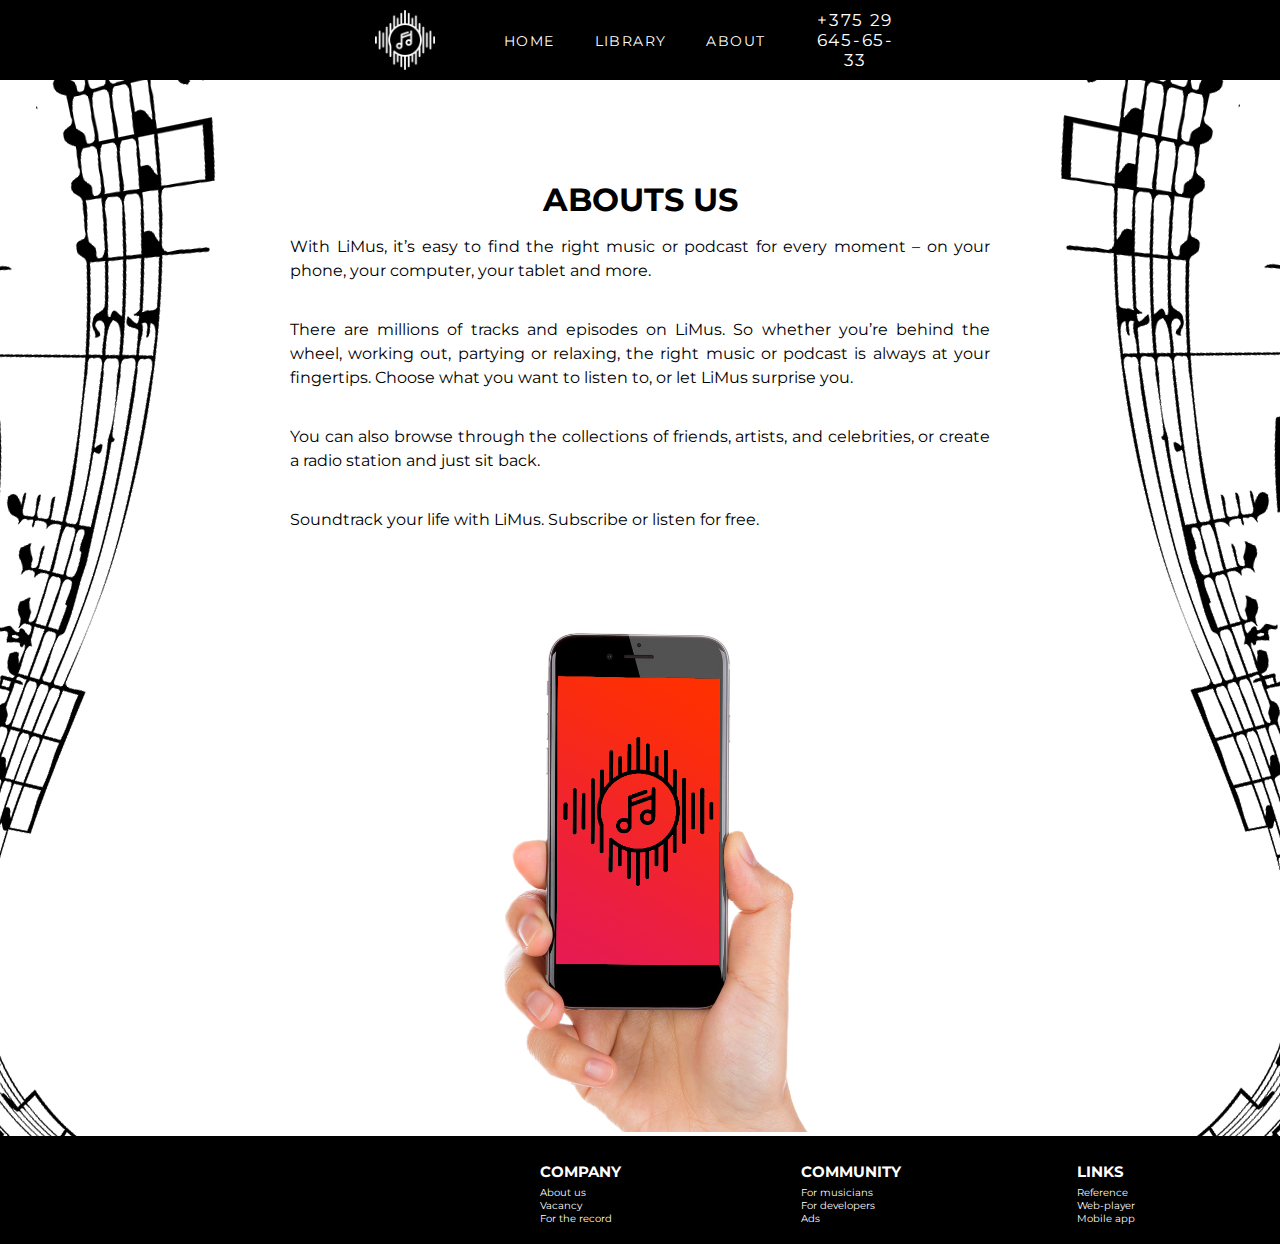
<file: about.html>
<!DOCTYPE html>
<html lang="en">
<head>
    <meta charset="UTF-8">
    <meta http-equiv="X-UA-Compatible" content="IE=edge">
    <meta name="viewport" content="width=device-width, initial-scale=1.0">
    <title>Limus - listen to music with pleasure</title>
    <link rel="stylesheet" href="css/main.css" type="text/css"/>
    <link rel="preconnect" href="https://fonts.gstatic.com">
    <link href="https://fonts.googleapis.com/css2?family=Montserrat:wght@400;700&display=swap" rel="stylesheet">
</head>
<body>
    <header id="header" class="header">
        <div class="nav">
            <img src="img/logo.png" alt="LiMus" class="logo">
            <ul class="menu">
                <li><a href="/index.html">HOME</a></li>
                <li><a href="/library.html">LIBRARY</a></li>
                <li><a href="/about.html">ABOUT</a></li>
            </ul>
            <a href="tel:+375296459533" class="tel">+375 29 645-65-33</a>
        </div>
    </header>
    <section id="main" class="about">
        <h1>Abouts us</h1>
        <div class="container">
            <p class="description">With LiMus, it’s easy to find the right music or podcast for every moment – on your phone, your computer, your tablet and more.</p>
            <br>
            <p class="description">There are millions of tracks and episodes on LiMus. So whether you’re behind the wheel, working out, partying or relaxing, the right music or podcast is always at your fingertips. Choose what you want to listen to, or let LiMus surprise you.</p>
            <br>
            <p class="description">You can also browse through the collections of friends, artists, and celebrities, or create a radio station and just sit back.</p>
            <br>
            <p class="description">Soundtrack your life with LiMus. Subscribe or listen for free.</p>
            <img src="/img/tel.png" alt="Phone, Logo" class="hand">
        </div>
    </section>
    <footer id="footer" class="footer">
        <div class="footnav">
            <div class="list">
                <dl>
                    <dd class="footerterm">Company</dd>
                    <dd><a href="">About us</a></dd>
                    <dd><a href="">Vacancy</a></dd>
                    <dd><a href="">For the record</a></dd>
                </dl>
                <dl>
                    <dd class="footerterm">Community</dd>
                    <dd><a href="">For musicians</a></dd>
                    <dd><a href="">For developers</a></dd>
                    <dd><a href="">Ads</a></dd>
                </dl>
                <dl>
                    <dd class="footerterm">LINKS</dd>
                    <dd><a href="">Reference</a></dd>
                    <dd><a href="">Web-player</a></dd>
                    <dd><a href="">Mobile app</a></dd>
                </dl>
            </div>
        </div>
    </footer> 
</body>
</html>
</file>
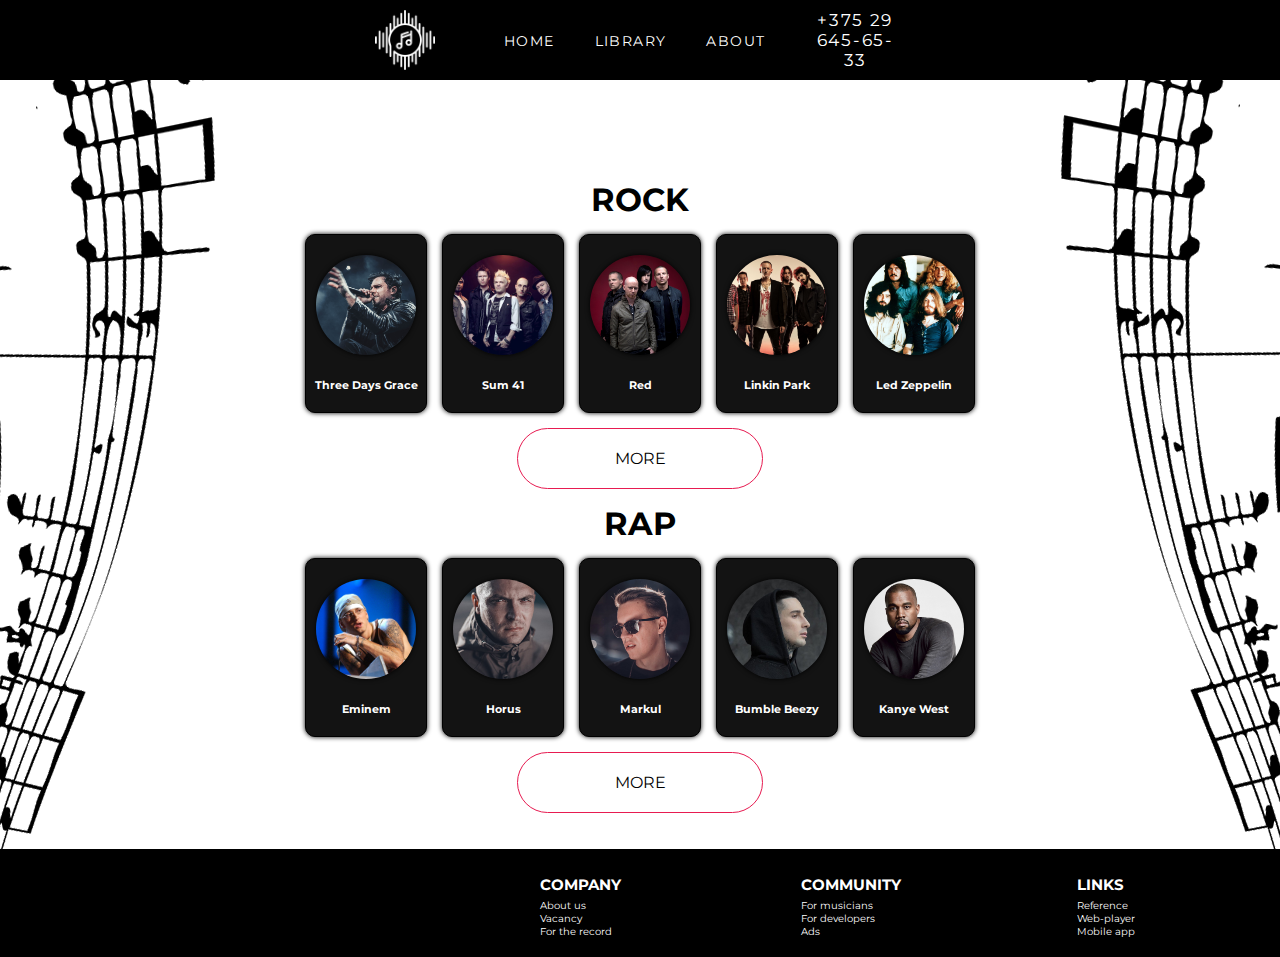
<file: library.html>
<!DOCTYPE html>
<html lang="en">
<head>
    <meta charset="UTF-8">
    <meta http-equiv="X-UA-Compatible" content="IE=edge">
    <meta name="viewport" content="widdh=device-widdh, initial-scale=1.0">
    <title>Limus - listen to music with pleasure</title>
    <link rel="stylesheet" href="css/main.css" type="text/css"/>
    <link rel="preconnect" href="https://fonts.gstatic.com">
    <link href="https://fonts.googleapis.com/css2?family=Montserrat:wght@400;700&display=swap" rel="stylesheet">
</head>
<body>
    <header id="header" class="header">
        <div class="nav">
            <img src="img/logo.png" alt="LiMus" class="logo">
            <ul class="menu">
                <li><a href="/index.html">HOME</a></li>
                <li><a href="/library.html">LIBRARY</a></li>
                <li><a href="/about.html">ABOUT</a></li>
            </ul>
            <a href="tel:+375296459533" class="tel">+375 29 645-65-33</a>
        </div>
    </header>
    <section id="main" class="about">
        <h1>Rock</h1>
        <div class="container">
            <div class="genre">
                <div class="artist">
                    <img class="artist_logo" src="/img/artist/threedaysgrace.jpg" alt="Three Days Grace">
                    <p class="description artist_sign">Three Days Grace</p>
                </div>
                <div class="artist">
                    <img class="artist_logo" src="/img/artist/sum41.jpg" alt="Three Days Grace">
                    <p class="description artist_sign">Sum 41</p>
                </div>
                <div class="artist">
                    <img class="artist_logo" src="/img/artist/red.jpg" alt="Three Days Grace">
                    <p class="description artist_sign">Red</p>
                </div>
                <div class="artist">
                    <img class="artist_logo" src="/img/artist/linkinpark.jpg" alt="Three Days Grace">
                    <p class="description artist_sign">Linkin Park</p>
                </div>
                <div class="artist">
                    <img class="artist_logo" src="/img/artist/ledzeppelin.jpg" alt="Three Days Grace">
                    <p class="description artist_sign">Led Zeppelin</p>
                </div>
            </div>
            <a href="#" class="btn_genre">MORE</a>
            <h1>Rap</h1>
            <div class="genre">
                <div class="artist">
                    <img class="artist_logo" src="/img/artist/eminem.jpg" alt="Three Days Grace">
                    <p class="description artist_sign">Eminem</p>
                </div>
                <div class="artist">
                    <img class="artist_logo" src="/img/artist/horus.jpg" alt="Three Days Grace">
                    <p class="description artist_sign">Horus</p>
                </div>
                <div class="artist">
                    <img class="artist_logo" src="/img/artist/markul.jpg" alt="Three Days Grace">
                    <p class="description artist_sign">Markul</p>
                </div>
                <div class="artist">
                    <img class="artist_logo" src="/img/artist/bumblebeezy.jpg" alt="Three Days Grace">
                    <p class="description artist_sign">Bumble Beezy</p>
                </div>
                <div class="artist">
                    <img class="artist_logo" src="/img/artist/kanyewest.jpg" alt="Three Days Grace">
                    <p class="description artist_sign">Kanye West</p>
                </div>
            </div>
            <div class="last_btn"><a href="#" class="btn_genre">MORE</a></div>
        </div>
    </section>
    <footer id="footer" class="footer">
        <div class="footnav">
            <div class="list">
                <dl>
                    <dd class="footerterm">Company</dd>
                    <dd><a href="">About us</a></dd>
                    <dd><a href="">Vacancy</a></dd>
                    <dd><a href="">For the record</a></dd>
                </dl>
                <dl>
                    <dd class="footerterm">Community</dd>
                    <dd><a href="">For musicians</a></dd>
                    <dd><a href="">For developers</a></dd>
                    <dd><a href="">Ads</a></dd>
                </dl>
                <dl>
                    <dd class="footerterm">LINKS</dd>
                    <dd><a href="">Reference</a></dd>
                    <dd><a href="">Web-player</a></dd>
                    <dd><a href="">Mobile app</a></dd>
                </dl>
            </div>
        </div>
    </footer> 
</body>
</html>
</file>
<file: css/main.css>
body {
  padding: 0;
  margin: 0;
  font-family: "Montserrat", sans-serif;
  color: #000;
  font-size: 16px;
  /* user-select: none; */
}
h1,
h2,
h3,
h4,
h5,
h6 {
  padding: 0;
  margin: 0;
  text-transform: uppercase;
}
ul,
li {
  display: block;
  padding: 0;
  margin: 0;
}
.main {
  background: url("../img/main.png") no-repeat center top;
}
.nav {
  display: flex;
  padding-top: 10px;
  padding-bottom: 10px;
  background-color: #000000;
  text-align: center;
  align-items: center;
}
.logo {
  height: 60px;
  margin-left: 375px;
  margin-right: 69px;
}
header a {
  color: #fff;
  transition-property: color;
  transition-duration: 0.2s;
}
header a:hover {
  color: #e71b51;
}
.main a {
  color: #fff;
}
.footer a {
  color: #fff;
  transition-property: color;
  transition-duration: 0.2s;
}
.footer a:hover {
  color: #e71b51;
}
.menu {
  display: flex;
}
.menu li a {
  text-transform: uppercase;
  text-decoration: none;
  font-size: 14px;
  letter-spacing: 0.1em;
}
.menu li {
  margin-right: 40px;
}
.tel {
  font-size: 17px;
  margin-left: auto;
  margin-right: 375px;
  text-decoration: none;
  letter-spacing: 0.1em;
}
.btn {
  /* content: LISTEN NOW; */
  color: #000;
  display: block;
  font-style: 17px;
  text-align: center;
  line-height: 25px;
  padding: 17px 47px;
  border: 1px solid #e71b51;
  width: 180px;
  border-radius: 100px;
  transition-property: background-color, color;
  transition-duration: 0.2s;
}
.btn:hover {
  background-color: #e71b51;
  color: #fff
}
.btn a {
  color;
}
.name {
  text-align: left;
  font-size: 100px;
  font-weight: 400 !important;
  letter-spacing: -0.1em;
  height: 137px;
  color: #e71b51;
}
.slogan {
  padding-top: 250px;
  letter-spacing: 0.1em;
  font-size: 30px;
}
.offer {
  /* width: 1170px; */
  width: 912px;
  margin: 0 auto;
  padding-bottom: 370px;
}
.offer a {
  text-transform: uppercase;
  text-decoration: none;
  color: #000;
}
.footnav {
  display: flex;
  padding-top: 10px;
  padding-bottom: 3px;
  background-color: #000000;
  text-align: left;
  align-items: center;
}
.footmenu {
  display: block;
}
.footmenu li a {
  text-transform: uppercase;
  text-decoration: none;
  font-size: 10px;
  /* letter-spacing: 0.1em; */
}
.footmenu li {
  margin-right: 40px;
}
.list {
  display: flex;
  align-items: top;
  color: #fff;
  width: 1170px;
  margin-left: 500px;
}
.list a {
  text-align: center;
  text-decoration: none;
}
dl {
}
dt {
  float: left;
  width: 50%;
  color: #919496;
  font-size: 12px;
  font-weight: 900;
  line-height: 1.4;
  letter-spacing: 0.08em;
  text-transform: uppercase;
}
dd {
  float: left;
  width: 50%;
  display: inline-block;
  font-size: 10px;
  font-weight: 400;
  text-decoration: none;
}
.container {
  /* width: 1170px; */
  width: 700px;
  margin: 0 auto;
  text-align: center;
}
.description {
  text-align: justify;
  font-size: 16px;
  font-weight: 400;
  line-height: 1.5;
  margin-bottom: 0px;
  }
.about {
  background: url("../img/others.png") no-repeat center top;
  margin: 0 auto;
  padding-top: 100px;
  text-align: center;
}
br {
  display: block;
  margin: 10px 0;
}
.hand {
  margin-top: 100px;
  /* width: 700px; */
  height: 500px;
}
.genre {
  display: flex;
  padding: 15px 15px 15px 15px;
  text-align: center;
  align-items: center;
}
.artist_logo{
  margin: 10px 10px 0px 10px;
  width: 100px;
  border-radius: 50px;
  box-shadow: 0 0 5px;
  transition-property: background-color;
  transition-duration: 0.2s;
}
.artist_logo:hover {
  background-color: #494646;
}
.artist_sign {
  text-align: center;
  margin-bottom: 15px;
  color: #fff;
  font-size: 11px;
  font-weight: 700;
  letter-spacing: normal;
  line-height: 24px;
  text-transform: none;
}
.artist {
  box-shadow: 0 0 5px;
  /* content: LISTEN NOW; */
  padding-top: 10px;
  background-color: #131313;
  margin-right: 15px;
  /* background-color: #000; */
  color: #000;
  display: block;
  font-style: 17px;
  text-align: center;
  line-height: 25px;
  border-radius: 10px;
  border: 1px solid #000;
  transition-property: background-color;
  transition-duration: 0.2s;
}
.artist:hover {
  background-color: #282828;
}
.artist a {
  color;
}
.btn_genre {
  /* content: LISTEN NOW; */
  text-decoration: none;
  color: #000;
  display: block;
  margin-left: auto;
  margin-right: auto;
  margin-bottom: 15px;
  font-style: 17px;
  text-align: center;
  line-height: 25px;
  padding: 17px 47px;
  border: 1px solid #e71b51;
  width: 150px;
  border-radius: 100px;
  transition-property: background-color, color;
  transition-duration: 0.2s;
}
.btn_genre:hover {
  background-color: #e71b51;
  color: #fff
}
.btn_genre a {
  color: #fff;
  text-decoration: none;
  text-transform: uppercase;
}
.last_btn {
  padding-bottom: 21px;
}
.footerterm {
  text-transform: uppercase;
  margin-bottom: 5px;
  font-weight: bold;
  font-size: 15px;
}
</file>
